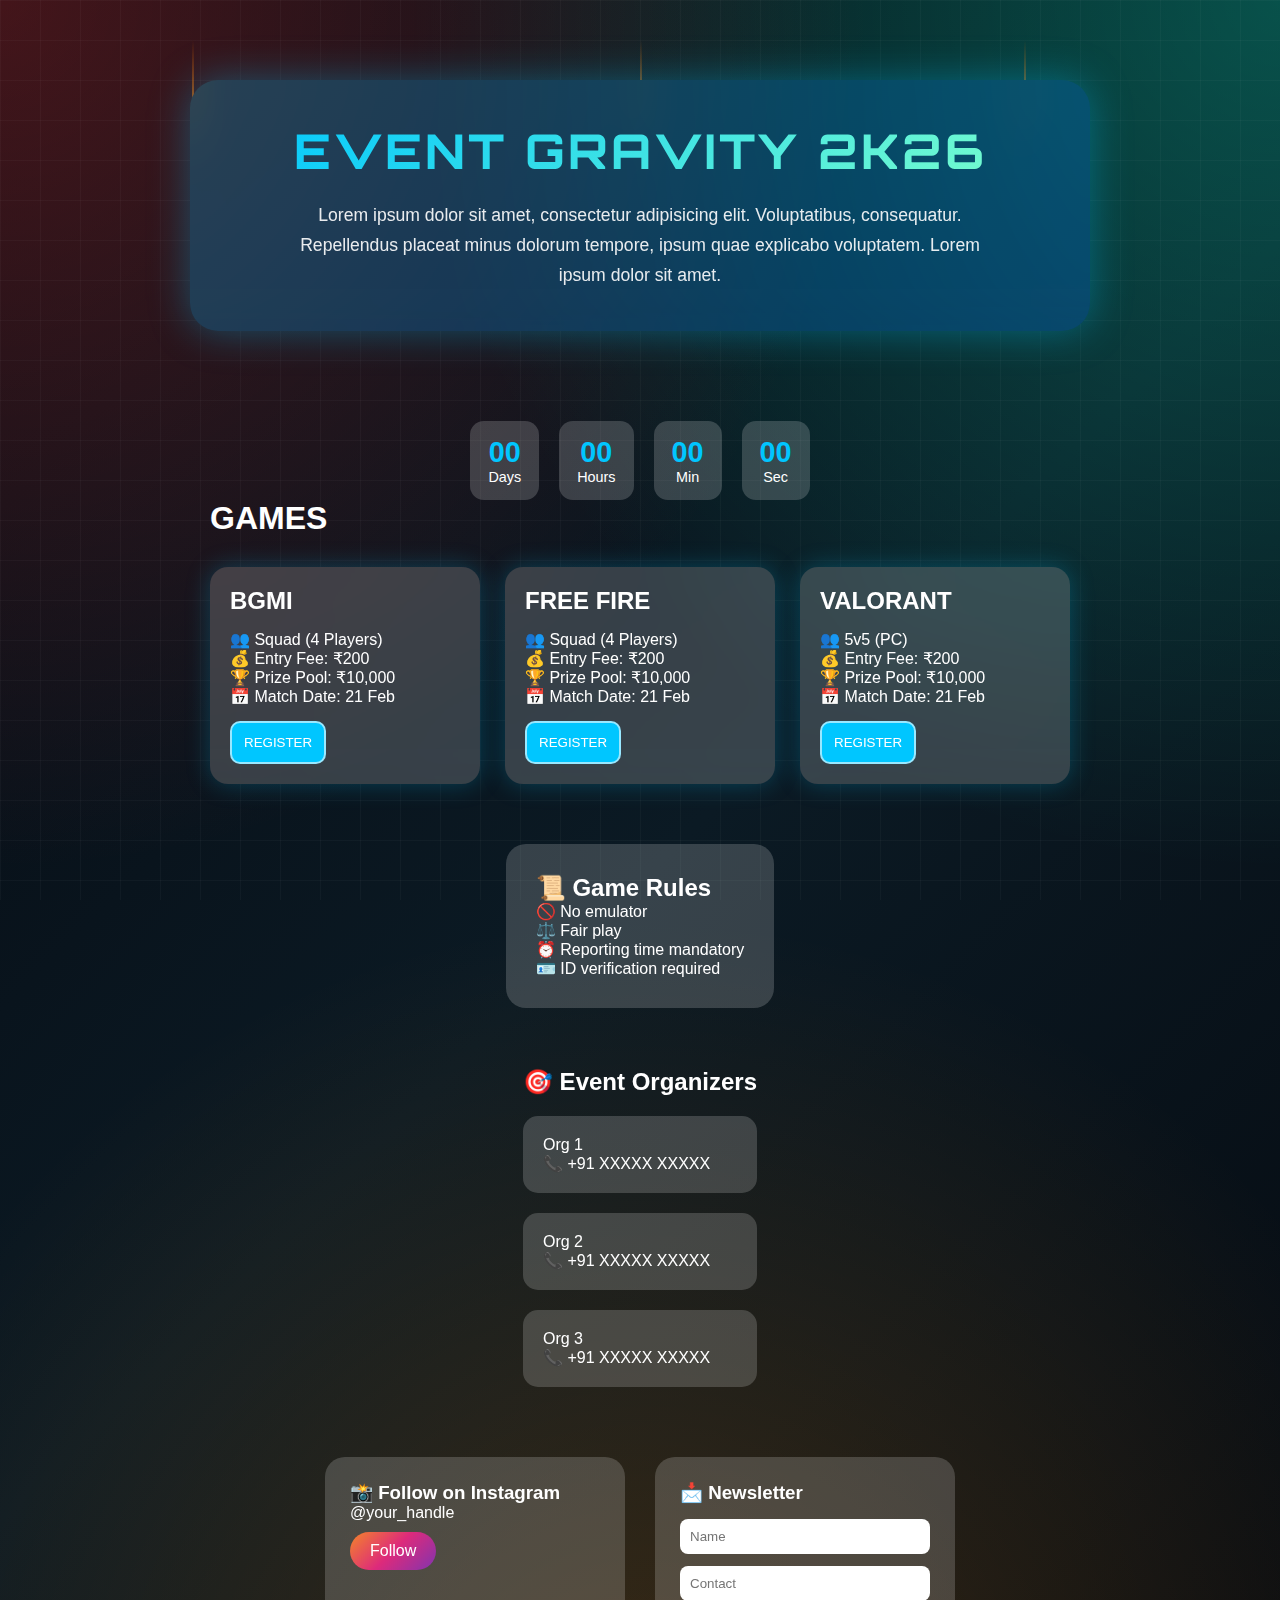
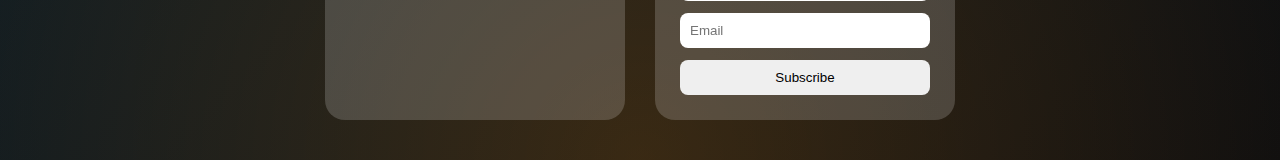
<file: index.html>
<!DOCTYPE html>
<html lang="en">
<head>
  <meta charset="UTF-8" />
  <meta name="viewport" content="width=device-width, initial-scale=1.0"/>
  <title>Game Registration</title>
  <link rel="stylesheet" href="style.css" />
  <link href="https://fonts.googleapis.com/css2?family=Orbitron:wght@500;700;800&display=swap" rel="stylesheet">

</head>

<body>

<div class="energy-bg">
  <span></span><span></span><span></span>
</div>

<section class="event-hero" id="home">
  <h1 class="event-title">EVENT GRAVITY 2K26</h1>
  <p class="event-desc">
    Lorem ipsum dolor sit amet, consectetur adipisicing elit. 
    Voluptatibus, consequatur. Repellendus placeat minus dolorum 
    tempore, ipsum quae explicabo voluptatem. Lorem ipsum dolor sit amet.
  </p>
</section>


<div class="countdown">
  <div><span id="days">00</span>Days</div>
  <div><span id="hours">00</span>Hours</div>
  <div><span id="minutes">00</span>Min</div>
  <div><span id="seconds">00</span>Sec</div>
</div>


 <section id="games">
<h1 class="title">GAMES</h1>


<div class="cards-container">

  <div class="card">
    <h2>BGMI</h2>
    <ul class="card-details">
      <li>👥 Squad (4 Players)</li>
      <li>💰 Entry Fee: ₹200</li>
      <li>🏆 Prize Pool: ₹10,000</li>
      <li>📅 Match Date: 21 Feb</li>
    </ul>
    <button onclick="openForm('BGMI',4,100)">REGISTER</button>
  </div>

  <div class="card">
    <h2>FREE FIRE</h2>
    <ul class="card-details">
      <li>👥 Squad (4 Players)</li>
      <li>💰 Entry Fee: ₹200</li>
      <li>🏆 Prize Pool: ₹10,000</li>
      <li>📅 Match Date: 21 Feb</li>
    </ul>
    <button onclick="openForm('FREE FIRE',4,80)">REGISTER</button>
  </div>

  <div class="card">
    <h2>VALORANT</h2>
    <ul class="card-details">
      <li>👥 5v5 (PC)</li>
      <li>💰 Entry Fee: ₹200</li>
      <li>🏆 Prize Pool: ₹10,000</li>
      <li>📅 Match Date: 21 Feb</li>
    </ul>
    <button onclick="openForm('VALORANT',5,250)">REGISTER</button>
  </div>
</section>
</div>
  
<div class="modal" id="registrationModal">
  <div class="modal-content">
    <span class="close" onclick="closeForm()">×</span>

    <h2 id="gameTitle"></h2>
    <p id="entryFee" class="fee-text"></p>

    <form>
      <div id="teamFields" class="team-fields"></div>

      <input type="tel" placeholder="Team Leader Contact" required>
      <input type="email" placeholder="Team Leader Email" required>

      <select required>
        <option value="">Select Payment Method</option>
        <option>UPI</option>
        <option>Google Pay</option>
        <option>PhonePe</option>
        <option>Paytm</option>
      </select>

      <button type="submit" class="submit-btn">SUBMIT</button>
    </form>
  </div>
</div>

<section class="rules-section">
  <h2>📜 Game Rules</h2>
  <ul>
    <li>🚫 No emulator</li>
    <li>⚖️ Fair play</li>
    <li>⏰ Reporting time mandatory</li>
    <li>🪪 ID verification required</li>
  </ul>
</section>
  
<section class="organizers-section" id="contact">
  <h2>🎯 Event Organizers</h2>
  <div class="organizers-container">
    <div class="organizer-card">Org 1<br>📞 +91 XXXXX XXXXX</div>
     <div class="organizer-card">Org 2<br>📞 +91 XXXXX XXXXX</div> 
 <div class="organizer-card">Org 3<br>📞 +91 XXXXX XXXXX</div>
  </div>
</section>
  
<section class="social-section">
  <div class="instagram-box">
    <h3>📸 Follow on Instagram</h3>
    <p>@your_handle</p>
    <a href="#" class="insta-btn">Follow</a>
  </div>

  <div class="newsletter-box">
    <h3>📩 Newsletter</h3>
    <form class="newsletter-form">
      <input type="text" placeholder="Name" required>
      <input type="tel" placeholder="Contact" required>
      <input type="email" placeholder="Email" required>
      <button type="submit">Subscribe</button>
    </form>
  </div>

</section>

<script src="script.js"></script>
</body>
</html>
</file>
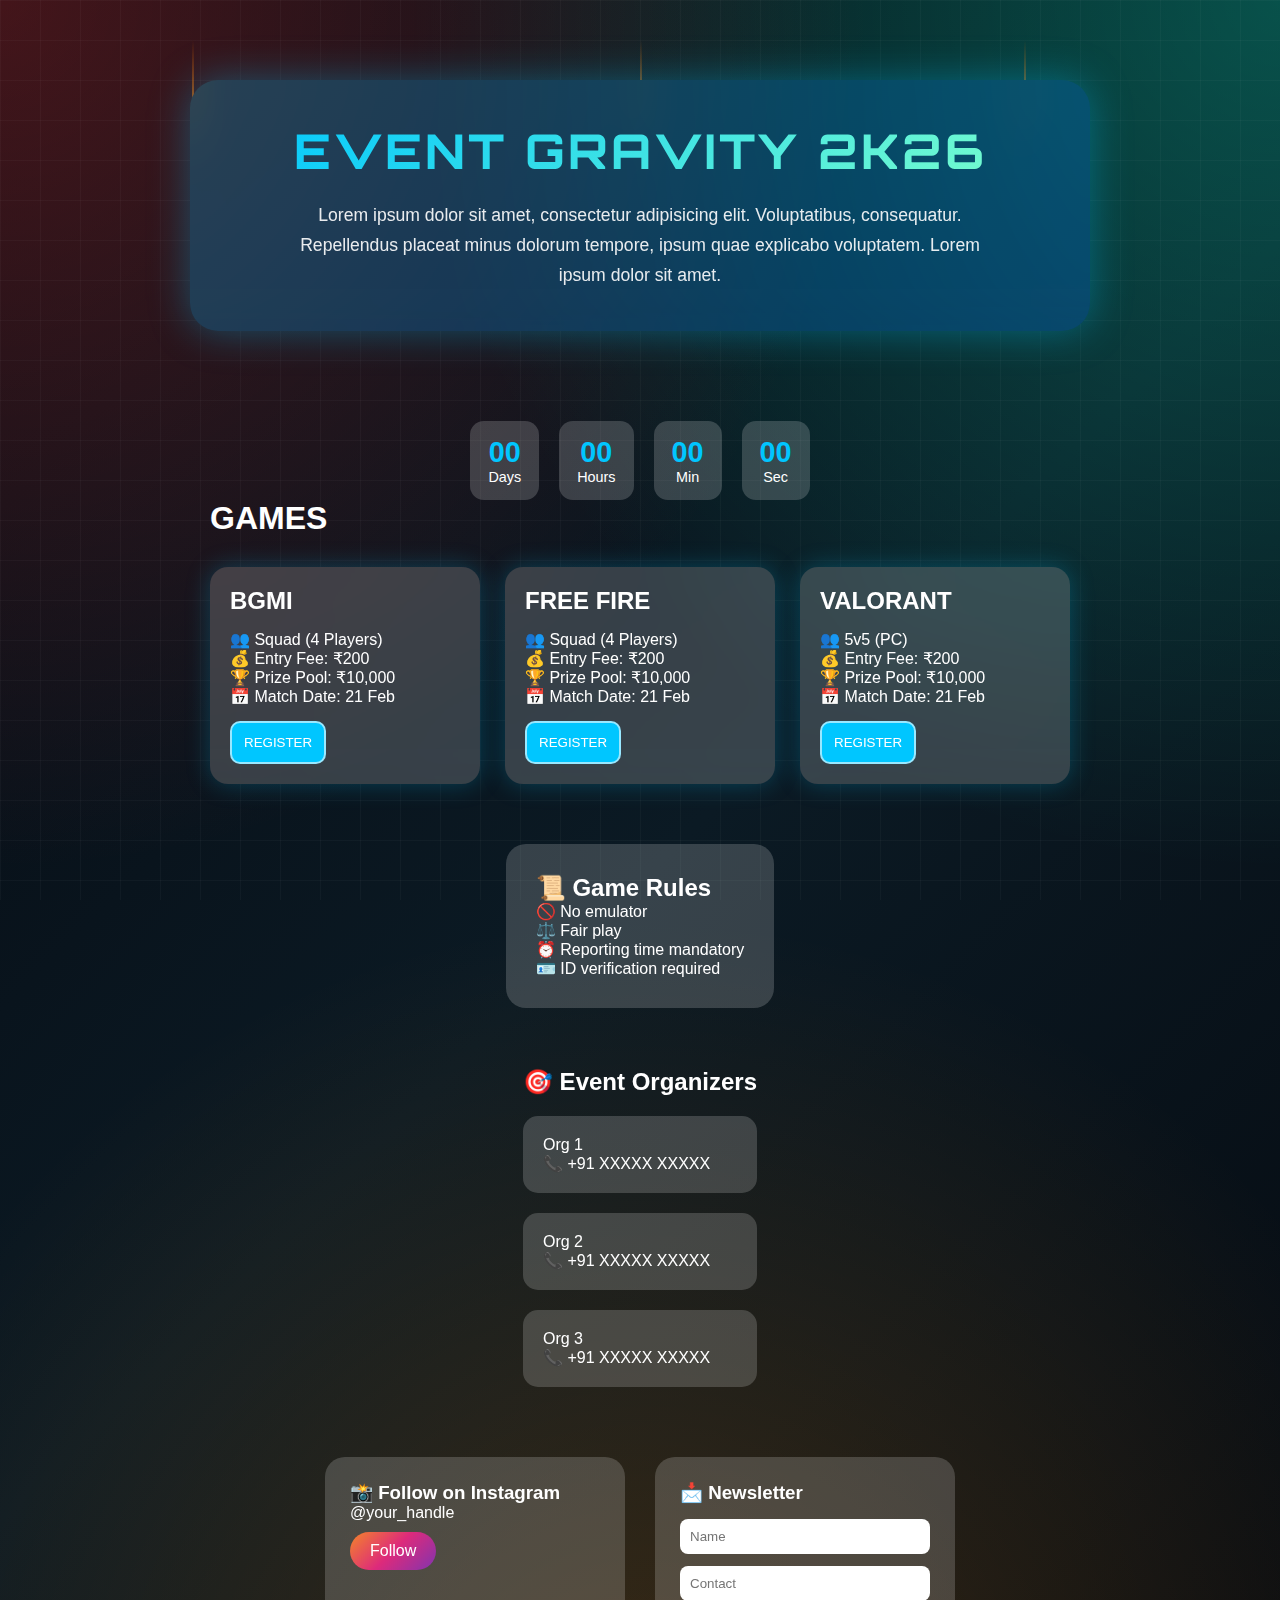
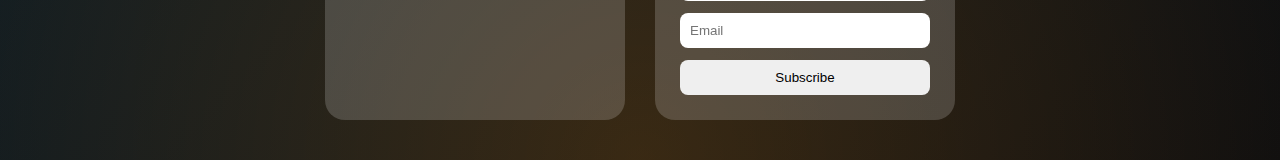
<file: Frontend/index.html>
<!DOCTYPE html>
<html lang="en">
<head>
  <meta charset="UTF-8" />
  <meta name="viewport" content="width=device-width, initial-scale=1.0"/>
  <title>Game Registration</title>
  <link rel="stylesheet" href="style.css" />
  <link href="https://fonts.googleapis.com/css2?family=Orbitron:wght@500;700;800&display=swap" rel="stylesheet">

</head>

<body>

<div class="energy-bg">
  <span></span><span></span><span></span>
</div>

<!-- navbar -->


    <!-- EVENT INTRO SECTION -->
<section class="event-hero" id="home">
  <h1 class="event-title">EVENT GRAVITY 2K26</h1>
  <p class="event-desc">
    Lorem ipsum dolor sit amet, consectetur adipisicing elit. 
    Voluptatibus, consequatur. Repellendus placeat minus dolorum 
    tempore, ipsum quae explicabo voluptatem. Lorem ipsum dolor sit amet.
  </p>
</section>


<div class="countdown">
  <div><span id="days">00</span>Days</div>
  <div><span id="hours">00</span>Hours</div>
  <div><span id="minutes">00</span>Min</div>
  <div><span id="seconds">00</span>Sec</div>
</div>


 <section id="games">
<h1 class="title">GAMES</h1>

<!-- GAME CARDS -->

<div class="cards-container">

  <div class="card">
    <h2>BGMI</h2>
    <ul class="card-details">
      <li>👥 Squad (4 Players)</li>
      <li>💰 Entry Fee: ₹200</li>
      <li>🏆 Prize Pool: ₹10,000</li>
      <li>📅 Match Date: 21 Feb</li>
    </ul>
    <button onclick="openForm('BGMI',4,100)">REGISTER</button>
  </div>

  <div class="card">
    <h2>FREE FIRE</h2>
    <ul class="card-details">
      <li>👥 Squad (4 Players)</li>
      <li>💰 Entry Fee: ₹200</li>
      <li>🏆 Prize Pool: ₹10,000</li>
      <li>📅 Match Date: 21 Feb</li>
    </ul>
    <button onclick="openForm('FREE FIRE',4,80)">REGISTER</button>
  </div>

  <div class="card">
    <h2>VALORANT</h2>
    <ul class="card-details">
      <li>👥 5v5 (PC)</li>
      <li>💰 Entry Fee: ₹200</li>
      <li>🏆 Prize Pool: ₹10,000</li>
      <li>📅 Match Date: 21 Feb</li>
    </ul>
    <button onclick="openForm('VALORANT',5,250)">REGISTER</button>
  </div>
</section>

</div>

<!-- REGISTRATION MODAL -->
<div class="modal" id="registrationModal">
  <div class="modal-content">
    <span class="close" onclick="closeForm()">×</span>

    <h2 id="gameTitle"></h2>
    <p id="entryFee" class="fee-text"></p>

    <form>
      <div id="teamFields" class="team-fields"></div>

      <input type="tel" placeholder="Team Leader Contact" required>
      <input type="email" placeholder="Team Leader Email" required>

      <select required>
        <option value="">Select Payment Method</option>
        <option>UPI</option>
        <option>Google Pay</option>
        <option>PhonePe</option>
        <option>Paytm</option>
      </select>

      <button type="submit" class="submit-btn">SUBMIT</button>
    </form>
  </div>
</div>

<!-- RULES -->
<section class="rules-section">
  <h2>📜 Game Rules</h2>
  <ul>
    <li>🚫 No emulator</li>
    <li>⚖️ Fair play</li>
    <li>⏰ Reporting time mandatory</li>
    <li>🪪 ID verification required</li>
  </ul>
</section>

<!-- ORGANIZERS -->
<section class="organizers-section" id="contact">
  <h2>🎯 Event Organizers</h2>
  <div class="organizers-container">
    <div class="organizer-card">Org 1<br>📞 +91 XXXXX XXXXX</div>
     <div class="organizer-card">Org 2<br>📞 +91 XXXXX XXXXX</div> 
 <div class="organizer-card">Org 3<br>📞 +91 XXXXX XXXXX</div>
  </div>
</section>

<!-- SOCIAL -->
<section class="social-section">

  <div class="instagram-box">
    <h3>📸 Follow on Instagram</h3>
    <p>@your_handle</p>
    <a href="#" class="insta-btn">Follow</a>
  </div>

  <div class="newsletter-box">
    <h3>📩 Newsletter</h3>
    <form class="newsletter-form">
      <input type="text" placeholder="Name" required>
      <input type="tel" placeholder="Contact" required>
      <input type="email" placeholder="Email" required>
      <button type="submit">Subscribe</button>
    </form>
  </div>

</section>

<script src="script.js"></script>
</body>
</html>
</file>
<file: style.css>
* {
  margin: 0;
  padding: 0;
  box-sizing: border-box;
  font-family: 'Segoe UI', sans-serif;
}
body {
  min-height: 100vh;
  background:
    radial-gradient(circle at top left, rgba(255,60,60,0.25), transparent 40%),
    radial-gradient(circle at top right, rgba(0,255,200,0.25), transparent 40%),
    radial-gradient(circle at bottom, rgba(255,140,0,0.2), transparent 45%),
    linear-gradient(135deg, #05080f, #0b1a24, #060a10);
  color: white;
  display: flex;
  flex-direction: column;
  align-items: center;
  padding: 40px 20px;
  overflow-x: hidden;
}

body::before {
  content: "";
  position: fixed;
  inset: 0;
  background-image:
    linear-gradient(rgba(255,255,255,0.03) 1px, transparent 1px),
    linear-gradient(90deg, rgba(255,255,255,0.03) 1px, transparent 1px);
  background-size: 40px 40px;
  z-index: 0;
  pointer-events: none;
}

.energy-bg span {
  position: fixed;
  width: 2px;
  height: 120px;
  background: linear-gradient(
    to bottom,
    transparent,
    rgba(255,120,0,0.8),
    transparent
  );
  animation: energyMove 8s linear infinite;
  opacity: 0.7;
  z-index: 0;
}


.energy-bg span:nth-child(1) { left: 15%; animation-delay: 0s; }
.energy-bg span:nth-child(2) { left: 50%; animation-delay: 2s; }
.energy-bg span:nth-child(3) { left: 80%; animation-delay: 4s; }

@keyframes energyMove {
  from { transform: translateY(100vh); }
  to { transform: translateY(-150px); }
}


.cards-container,
.rules-section,
.organizers-section,
.social-section,
.event-hero,
.modal {
  position: relative;
  z-index: 2;
}

.card.bgmi { border-top: 4px solid #00c6ff; }
.card.freefire { border-top: 4px solid #ff7a18; }
.card.valorant { border-top: 4px solid #ff4655; }


.title { margin-bottom: 30px; }

.event-hero {
  width: 100%;
  max-width: 900px;
  margin: 40px auto 60px;
  padding: 40px 30px;
  text-align: center;

  background: linear-gradient(
    135deg,
    rgba(0, 198, 255, 0.25),
    rgba(0, 114, 255, 0.25)
  );
  backdrop-filter: blur(18px);

  border-radius: 28px;
  box-shadow: 0 0 40px rgba(0, 198, 255, 0.35);
}

.event-title {
  font-family: 'Orbitron', 'Segoe UI', sans-serif;
  font-size: 3rem;
  letter-spacing: 3px;
  font-weight: 800;
 
  background: linear-gradient(135deg, #00c6ff, #7cffcb);
  -webkit-background-clip: text;
  -webkit-text-fill-color: transparent;

  margin-bottom: 20px;
}

.event-desc {
  font-size: 1.1rem;
  line-height: 1.7;
  color: rgba(255,255,255,0.9);
  max-width: 700px;
  margin: auto;
}
@media (max-width: 600px) {
  .event-title {
    font-size: 2.2rem;
  }
}
.cards-container {
  display: flex;
  gap: 25px;
  flex-wrap: wrap;
  justify-content: center;
}

.card {
  width: 270px;
  background: rgba(255,255,255,0.18);
  backdrop-filter: blur(15px);
  border-radius: 18px;
  padding: 20px;
  transition: 0.3s;
}

.card {
  box-shadow: 0 0 25px rgba(0,198,255,0.25);
}

.card:hover {
  transform: translateY(-10px) scale(1.06);
  box-shadow:
    0 0 25px rgba(0,198,255,0.6),
    0 0 50px rgba(0,198,255,0.4),
    0 0 80px rgba(0,198,255,0.3);
}


.card-details {
  list-style: none;
  margin: 15px 0;
}

.card button {
  padding: 12px;
  border-radius: 10px;
  border: 2px solid rgba(255,255,255,0.6);
  background: #00c6ff;
  color: white;
  cursor: pointer;
}
.modal {
  display: none; /* IMPORTANT FIX */
  position: fixed;
  inset: 0;
  background: rgba(0,0,0,0.6);
  backdrop-filter: blur(6px);
  justify-content: center;
  align-items: center;
  z-index: 99999;
}

.modal-content {
  width: 90%;
  max-width: 420px;
  background: rgba(255,255,255,0.2);
  backdrop-filter: blur(20px);
  padding: 25px;
  border-radius: 18px;
  position: relative;
}

.close {
  position: absolute;
  top: 10px;
  right: 15px;
  font-size: 22px;
  cursor: pointer;
}

.team-fields {
  display: flex;
  flex-direction: column;
  gap: 14px;
}

.modal-content input,
.modal-content select {
  margin-top: 10px;
  padding: 10px;
  border-radius: 8px;
  border: none;
}

.submit-btn {
  margin-top: 15px;
  padding: 12px;
  background: #00c6ff;
  border-radius: 10px;
  border: none;
  cursor: pointer;
}

.rules-section {
  margin: 60px auto;
  max-width: 700px;
  background: rgba(255,255,255,0.18);
  padding: 30px;
  border-radius: 20px;
}
.rules-section ul{
    list-style-type: none;
}

.organizers-container {
  display: grid;
  grid-template-columns: repeat(auto-fit,minmax(200px,1fr));
  gap: 20px;
  margin-top: 20px;
}

.organizer-card {
  background: rgba(255,255,255,0.18);
  padding: 20px;
  border-radius: 15px;
}

.social-section {
  margin-top: 70px;
  display: flex;
  gap: 30px;
  flex-wrap: wrap;
  justify-content: center;
}

.instagram-box,
.newsletter-box {
  width: 300px;
  background: rgba(255,255,255,0.18);
  padding: 25px;
  border-radius: 20px;
}

.insta-btn {
  display: inline-block;
  margin-top: 10px;
  padding: 10px 20px;
  background: linear-gradient(135deg,#f58529,#dd2a7b,#8134af);
  color: white;
  border-radius: 20px;
  text-decoration: none;
}

/* NEWSLETTER */
.newsletter-form {
  display: flex;
  flex-direction: column;
  gap: 12px;
  margin-top: 15px;
}

.newsletter-form input,
.newsletter-form button {
  padding: 10px;
  border-radius: 8px;
  border: none;
}

.countdown {
  display: flex;
  gap: 20px;
  justify-content: center;
  margin-top: 30px;
}

.countdown div {
  background: rgba(255,255,255,0.18);
  padding: 15px 18px;
  border-radius: 14px;
  font-size: 0.9rem;
  text-align: center;
}

.countdown span {
  display: block;
  font-size: 1.8rem;
  font-weight: bold;
  color: #00c6ff;
}
</file>
<file: Frontend/style.css>
* {
  margin: 0;
  padding: 0;
  box-sizing: border-box;
  font-family: 'Segoe UI', sans-serif;
}

/* body {
  background: linear-gradient(135deg,#0f2027,#203a43,#2c5364);
  color: white;
  padding: 40px 20px;
  text-align: center;
} */

body {
  min-height: 100vh;
  background:
    radial-gradient(circle at top left, rgba(255,60,60,0.25), transparent 40%),
    radial-gradient(circle at top right, rgba(0,255,200,0.25), transparent 40%),
    radial-gradient(circle at bottom, rgba(255,140,0,0.2), transparent 45%),
    linear-gradient(135deg, #05080f, #0b1a24, #060a10);
  color: white;
  display: flex;
  flex-direction: column;
  align-items: center;
  padding: 40px 20px;
  overflow-x: hidden;
}

body::before {
  content: "";
  position: fixed;
  inset: 0;
  background-image:
    linear-gradient(rgba(255,255,255,0.03) 1px, transparent 1px),
    linear-gradient(90deg, rgba(255,255,255,0.03) 1px, transparent 1px);
  background-size: 40px 40px;
  z-index: 0;
  pointer-events: none;
}

.energy-bg span {
  position: fixed;
  width: 2px;
  height: 120px;
  background: linear-gradient(
    to bottom,
    transparent,
    rgba(255,120,0,0.8),
    transparent
  );
  animation: energyMove 8s linear infinite;
  opacity: 0.7;
  z-index: 0;
}


.energy-bg span:nth-child(1) { left: 15%; animation-delay: 0s; }
.energy-bg span:nth-child(2) { left: 50%; animation-delay: 2s; }
.energy-bg span:nth-child(3) { left: 80%; animation-delay: 4s; }

@keyframes energyMove {
  from { transform: translateY(100vh); }
  to { transform: translateY(-150px); }
}


.cards-container,
.rules-section,
.organizers-section,
.social-section,
.event-hero,
.modal {
  position: relative;
  z-index: 2;
}

.card.bgmi { border-top: 4px solid #00c6ff; }
.card.freefire { border-top: 4px solid #ff7a18; }
.card.valorant { border-top: 4px solid #ff4655; }


.title { margin-bottom: 30px; }

/* navbar */

/* .glass-navbar {
  position: sticky;
  top: 15px;
  z-index: 9999;

  width: calc(100% - 40px);
  margin: 0 auto 40px;

  padding: 14px 20px;
  border-radius: 50px;

  display: flex;
  justify-content: center;
  gap: 16px;

  background: rgba(255, 255, 255, 0.12);
  backdrop-filter: blur(15px);
  box-shadow: 0 0 25px rgba(0,198,255,0.35);

  overflow-x: auto; 
}


.glass-navbar::-webkit-scrollbar {
  display: none;
}

.glass-navbar a {
  color: white;
  text-decoration: none;
  padding: 8px 18px;
  border-radius: 30px;
  border: 1px solid rgba(255,255,255,0.4);
  white-space: nowrap;
  transition: 0.3s ease;
}

.glass-navbar a:hover {
  background: rgba(255,255,255,0.25);
  box-shadow: 0 0 15px rgba(0,198,255,0.9);
  border-color: #00c6ff;
} */





/* EVENT HERO SECTION */
.event-hero {
  width: 100%;
  max-width: 900px;
  margin: 40px auto 60px;
  padding: 40px 30px;
  text-align: center;

  background: linear-gradient(
    135deg,
    rgba(0, 198, 255, 0.25),
    rgba(0, 114, 255, 0.25)
  );
  backdrop-filter: blur(18px);

  border-radius: 28px;
  box-shadow: 0 0 40px rgba(0, 198, 255, 0.35);
}

/* DIFFERENT FONT + STYLE */
.event-title {
  font-family: 'Orbitron', 'Segoe UI', sans-serif;
  font-size: 3rem;
  letter-spacing: 3px;
  font-weight: 800;
 
  background: linear-gradient(135deg, #00c6ff, #7cffcb);
  -webkit-background-clip: text;
  -webkit-text-fill-color: transparent;

  margin-bottom: 20px;
}

.event-desc {
  font-size: 1.1rem;
  line-height: 1.7;
  color: rgba(255,255,255,0.9);
  max-width: 700px;
  margin: auto;
}

/* RESPONSIVE */
@media (max-width: 600px) {
  .event-title {
    font-size: 2.2rem;
  }
}


/* CARDS */
.cards-container {
  display: flex;
  gap: 25px;
  flex-wrap: wrap;
  justify-content: center;
}

.card {
  width: 270px;
  background: rgba(255,255,255,0.18);
  backdrop-filter: blur(15px);
  border-radius: 18px;
  padding: 20px;
  transition: 0.3s;
}

.card {
  box-shadow: 0 0 25px rgba(0,198,255,0.25);
}

.card:hover {
  transform: translateY(-10px) scale(1.06);
  box-shadow:
    0 0 25px rgba(0,198,255,0.6),
    0 0 50px rgba(0,198,255,0.4),
    0 0 80px rgba(0,198,255,0.3);
}


.card-details {
  list-style: none;
  margin: 15px 0;
}

.card button {
  padding: 12px;
  border-radius: 10px;
  border: 2px solid rgba(255,255,255,0.6);
  background: #00c6ff;
  color: white;
  cursor: pointer;
}

/* MODAL */
.modal {
  display: none; /* IMPORTANT FIX */
  position: fixed;
  inset: 0;
  background: rgba(0,0,0,0.6);
  backdrop-filter: blur(6px);
  justify-content: center;
  align-items: center;
  z-index: 99999;
}

.modal-content {
  width: 90%;
  max-width: 420px;
  background: rgba(255,255,255,0.2);
  backdrop-filter: blur(20px);
  padding: 25px;
  border-radius: 18px;
  position: relative;
}

.close {
  position: absolute;
  top: 10px;
  right: 15px;
  font-size: 22px;
  cursor: pointer;
}

.team-fields {
  display: flex;
  flex-direction: column;
  gap: 14px;
}

.modal-content input,
.modal-content select {
  margin-top: 10px;
  padding: 10px;
  border-radius: 8px;
  border: none;
}

.submit-btn {
  margin-top: 15px;
  padding: 12px;
  background: #00c6ff;
  border-radius: 10px;
  border: none;
  cursor: pointer;
}

/* RULES */
.rules-section {
  margin: 60px auto;
  max-width: 700px;
  background: rgba(255,255,255,0.18);
  padding: 30px;
  border-radius: 20px;
}
.rules-section ul{
    list-style-type: none;
}
/* ORGANIZERS */
.organizers-container {
  display: grid;
  grid-template-columns: repeat(auto-fit,minmax(200px,1fr));
  gap: 20px;
  margin-top: 20px;
}

.organizer-card {
  background: rgba(255,255,255,0.18);
  padding: 20px;
  border-radius: 15px;
}

/* SOCIAL */
.social-section {
  margin-top: 70px;
  display: flex;
  gap: 30px;
  flex-wrap: wrap;
  justify-content: center;
}

.instagram-box,
.newsletter-box {
  width: 300px;
  background: rgba(255,255,255,0.18);
  padding: 25px;
  border-radius: 20px;
}

.insta-btn {
  display: inline-block;
  margin-top: 10px;
  padding: 10px 20px;
  background: linear-gradient(135deg,#f58529,#dd2a7b,#8134af);
  color: white;
  border-radius: 20px;
  text-decoration: none;
}

/* NEWSLETTER */
.newsletter-form {
  display: flex;
  flex-direction: column;
  gap: 12px;
  margin-top: 15px;
}

.newsletter-form input,
.newsletter-form button {
  padding: 10px;
  border-radius: 8px;
  border: none;
}


/* COUNTDOWN */
.countdown {
  display: flex;
  gap: 20px;
  justify-content: center;
  margin-top: 30px;
}

.countdown div {
  background: rgba(255,255,255,0.18);
  padding: 15px 18px;
  border-radius: 14px;
  font-size: 0.9rem;
  text-align: center;
}

.countdown span {
  display: block;
  font-size: 1.8rem;
  font-weight: bold;
  color: #00c6ff;
}
</file>
